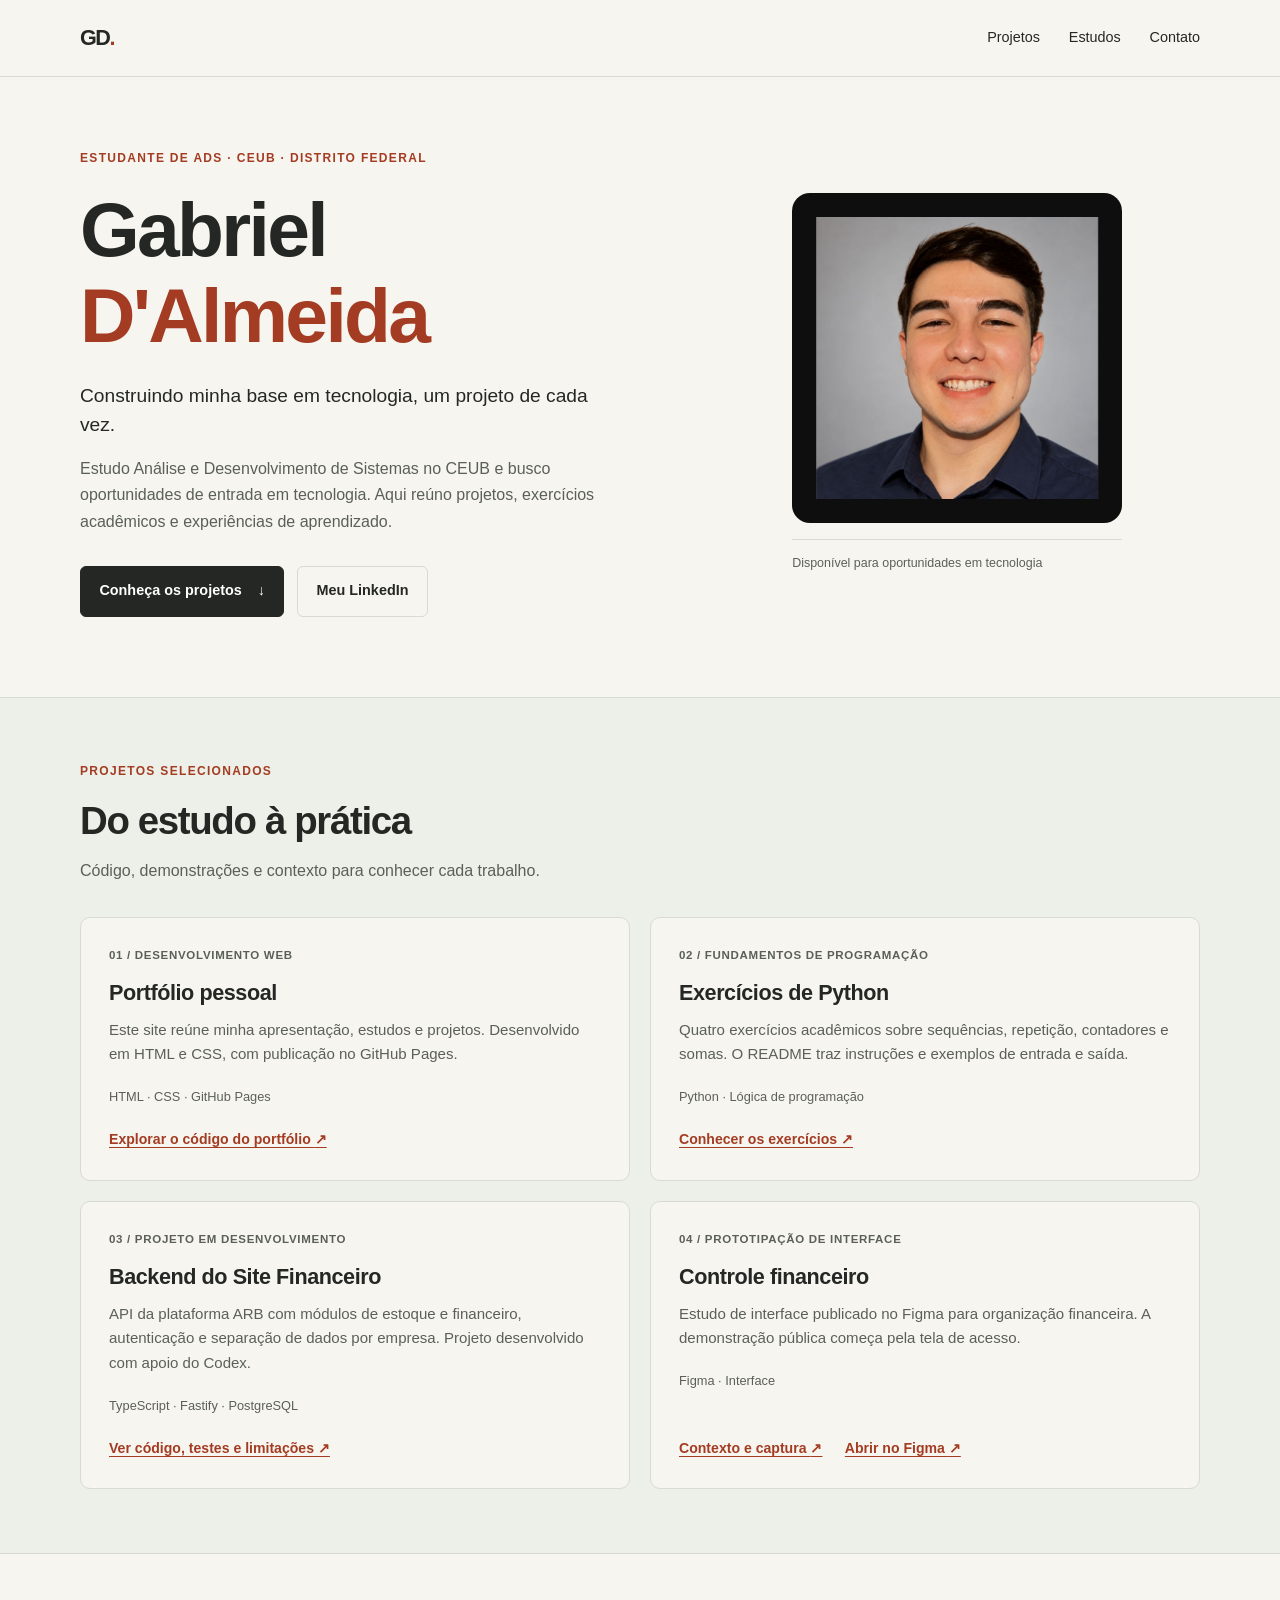
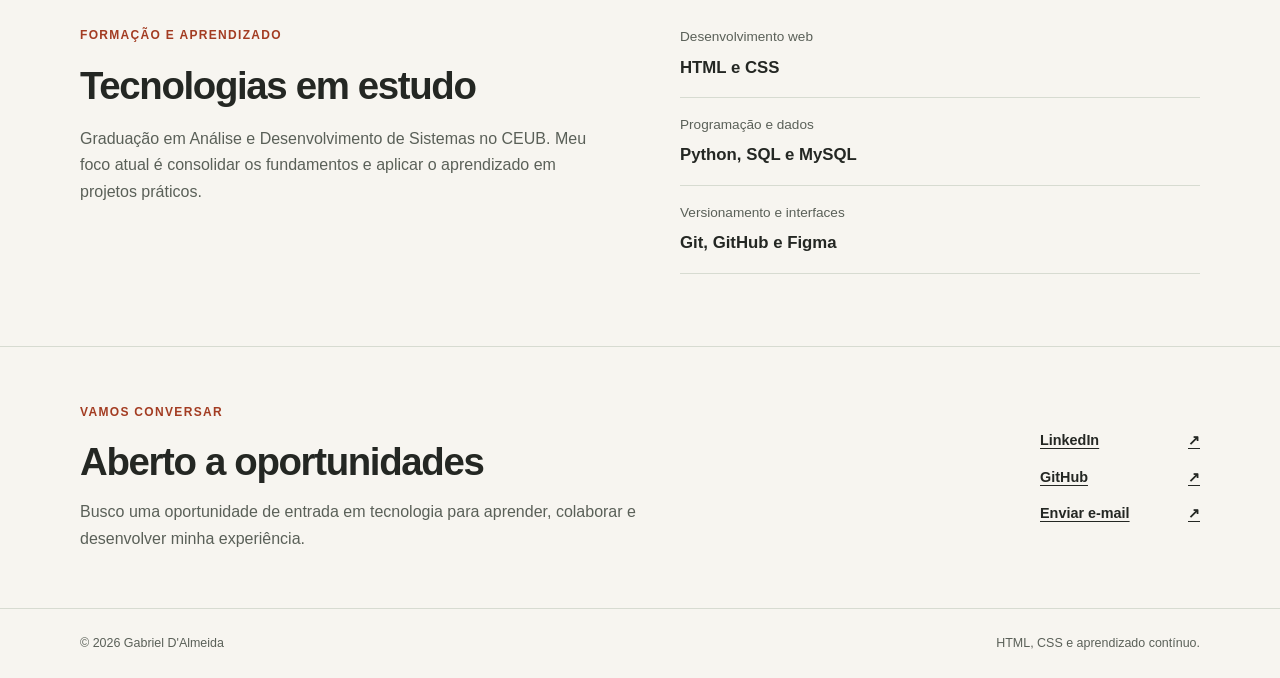
<file: index.html>
<!doctype html>
<html lang="pt-BR">
<head>
  <meta charset="utf-8">
  <meta name="viewport" content="width=device-width, initial-scale=1">
  <title>Gabriel D'Almeida | Estudante de ADS no CEUB</title>
  <meta name="description" content="Estudante de ADS no CEUB em busca de oportunidades de entrada em tecnologia. Conheça meus projetos, exercícios de Python e estudos de interfaces.">
  <link rel="canonical" href="https://gabrieldalmeida0.github.io/portfolio/">
  <meta property="og:type" content="website">
  <meta property="og:locale" content="pt_BR">
  <meta property="og:title" content="Gabriel D'Almeida | Portfólio">
  <meta property="og:description" content="Estudante de ADS no CEUB. Projetos, exercícios e aprendizado em tecnologia.">
  <meta property="og:url" content="https://gabrieldalmeida0.github.io/portfolio/">
  <meta property="og:image" content="https://gabrieldalmeida0.github.io/portfolio/assets/gabriel.jpg">
  <meta property="og:image:alt" content="Foto de Gabriel D'Almeida">
  <meta name="twitter:card" content="summary">
  <meta name="twitter:title" content="Gabriel D'Almeida | Portfólio">
  <meta name="twitter:description" content="Estudante de ADS no CEUB em busca de oportunidades de entrada em tecnologia.">
  <meta name="twitter:image" content="https://gabrieldalmeida0.github.io/portfolio/assets/gabriel.jpg">
  <meta name="twitter:image:alt" content="Foto de Gabriel D'Almeida">
  <meta name="theme-color" content="#f7f5f0">
  <link rel="icon" href="assets/favicon.svg" type="image/svg+xml">
  <link rel="stylesheet" href="assets/styles.css">
</head>
<body>
  <a class="skip-link" href="#conteudo">Pular para o conteúdo</a>
  <header class="site-header">
    <nav class="container navigation" aria-label="Navegação principal">
      <a class="brand" href="#sobre" aria-label="Gabriel D'Almeida, início">GD<span>.</span></a>
      <div class="nav-links"><a href="#projetos">Projetos</a><a href="#estudos">Estudos</a><a href="#contato">Contato</a></div>
    </nav>
  </header>
  <main id="conteudo">
    <section class="container hero" id="sobre" aria-labelledby="apresentacao">
      <div>
        <p class="eyebrow">Estudante de ADS · CEUB · Distrito Federal</p>
        <h1 id="apresentacao">Gabriel<br><span>D'Almeida</span></h1>
        <p class="intro">Construindo minha base em tecnologia, um projeto de cada vez.</p>
        <p class="hero-description">Estudo Análise e Desenvolvimento de Sistemas no CEUB e busco oportunidades de entrada em tecnologia. Aqui reúno projetos, exercícios acadêmicos e experiências de aprendizado.</p>
        <div class="actions"><a class="button primary" href="#projetos">Conheça os projetos <span aria-hidden="true">↓</span></a><a class="button secondary" href="https://www.linkedin.com/in/gabriel-d-almeida-02ba99199/">Meu LinkedIn</a></div>
      </div>
      <figure class="portrait"><img src="assets/gabriel.jpg" alt="Gabriel D'Almeida" width="400" height="400" fetchpriority="high"><figcaption>Disponível para oportunidades em tecnologia</figcaption></figure>
    </section>
    <section class="projects-section" id="projetos" aria-labelledby="titulo-projetos">
      <div class="container">
        <p class="eyebrow">Projetos selecionados</p>
        <h2 id="titulo-projetos">Do estudo à prática</h2>
        <p class="section-description">Código, demonstrações e contexto para conhecer cada trabalho.</p>
        <div class="projects-grid">
          <article class="project-card">
            <p class="project-kind">01 / Desenvolvimento web</p>
            <h3>Portfólio pessoal</h3>
            <p>Este site reúne minha apresentação, estudos e projetos. Desenvolvido em HTML e CSS, com publicação no GitHub Pages.</p>
            <p class="project-tech">HTML · CSS · GitHub Pages</p>
            <a class="project-link" href="https://github.com/gabrieldalmeida0/portfolio">Explorar o código do portfólio <span aria-hidden="true">↗</span></a>
          </article>
          <article class="project-card">
            <p class="project-kind">02 / Fundamentos de programação</p>
            <h3>Exercícios de Python</h3>
            <p>Quatro exercícios acadêmicos sobre sequências, repetição, contadores e somas. O README traz instruções e exemplos de entrada e saída.</p>
            <p class="project-tech">Python · Lógica de programação</p>
            <a class="project-link" href="https://github.com/gabrieldalmeida0/python-exercises">Conhecer os exercícios <span aria-hidden="true">↗</span></a>
          </article>
          <article class="project-card">
            <p class="project-kind">03 / Projeto em desenvolvimento</p>
            <h3>Backend do Site Financeiro</h3>
            <p>API da plataforma ARB com módulos de estoque e financeiro, autenticação e separação de dados por empresa. Projeto desenvolvido com apoio do Codex.</p>
            <p class="project-tech">TypeScript · Fastify · PostgreSQL</p>
            <a class="project-link" href="https://github.com/gabrieldalmeida0/arb-finance-backend">Ver código, testes e limitações <span aria-hidden="true">↗</span></a>
          </article>
          <article class="project-card">
            <p class="project-kind">04 / Prototipação de interface</p>
            <h3>Controle financeiro</h3>
            <p>Estudo de interface publicado no Figma para organização financeira. A demonstração pública começa pela tela de acesso.</p>
            <p class="project-tech">Figma · Interface</p>
            <div class="project-actions"><a class="project-link" href="https://github.com/gabrieldalmeida0/finance-tracker-ui">Contexto e captura <span aria-hidden="true">↗</span></a><a class="project-link" href="https://www.figma.com/community/file/1637986220810727551">Abrir no Figma <span aria-hidden="true">↗</span></a></div>
          </article>
        </div>
      </div>
    </section>
    <section class="container studies" id="estudos" aria-labelledby="titulo-estudos">
      <div><p class="eyebrow">Formação e aprendizado</p><h2 id="titulo-estudos">Tecnologias em estudo</h2><p>Graduação em Análise e Desenvolvimento de Sistemas no CEUB. Meu foco atual é consolidar os fundamentos e aplicar o aprendizado em projetos práticos.</p></div>
      <dl class="study-list"><div><dt>Desenvolvimento web</dt><dd>HTML e CSS</dd></div><div><dt>Programação e dados</dt><dd>Python, SQL e MySQL</dd></div><div><dt>Versionamento e interfaces</dt><dd>Git, GitHub e Figma</dd></div></dl>
    </section>
    <section class="contact-section" id="contato" aria-labelledby="titulo-contato">
      <div class="container contact"><div><p class="eyebrow">Vamos conversar</p><h2 id="titulo-contato">Aberto a oportunidades</h2><p>Busco uma oportunidade de entrada em tecnologia para aprender, colaborar e desenvolver minha experiência.</p></div><div class="contact-links"><a href="https://www.linkedin.com/in/gabriel-d-almeida-02ba99199/">LinkedIn <span aria-hidden="true">↗</span></a><a href="https://github.com/gabrieldalmeida0">GitHub <span aria-hidden="true">↗</span></a><a href="mailto:gabrieljoseveras@gmail.com">Enviar e-mail <span aria-hidden="true">↗</span></a></div></div>
    </section>
  </main>
  <footer class="container site-footer"><p>© 2026 Gabriel D'Almeida</p><p>HTML, CSS e aprendizado contínuo.</p></footer>
</body>
</html>
</file>
<file: assets/styles.css>
:root {
  color-scheme: light;
  --paper: #f7f5f0;
  --ink: #242723;
  --muted: #5a6058;
  --accent: #a33c22;
  --border: #d7dbd1;
  --panel: #edf0e8;
}
* { box-sizing: border-box; }
html { scroll-behavior: smooth; scroll-padding-top: 6rem; }
body { margin: 0; background: var(--paper); color: var(--ink); font-family: -apple-system, BlinkMacSystemFont, "Segoe UI", sans-serif; line-height: 1.65; }
a { color: inherit; text-underline-offset: .22em; }
a:hover { color: var(--accent); }
a:focus-visible { outline: 3px solid var(--accent); outline-offset: 5px; border-radius: 2px; }
h1, h2, h3, p, figure { margin: 0; }
h1, h2, h3 { line-height: 1.12; letter-spacing: -.035em; }
h1 { font-size: clamp(2.65rem, 6vw, 5.3rem); font-weight: 750; }
h1 span { color: var(--accent); }
h2 { font-size: clamp(1.8rem, 3vw, 2.6rem); font-weight: 650; }
h3 { font-size: 1.35rem; font-weight: 650; letter-spacing: -.02em; }
.container { width: min(1120px, calc(100% - 3rem)); margin-inline: auto; }
.skip-link { position: fixed; top: .5rem; left: .5rem; padding: .7rem 1rem; background: var(--ink); color: white; z-index: 10; transform: translateY(-200%); }
.skip-link:focus { transform: translateY(0); }
.site-header { position: sticky; top: 0; z-index: 5; background: var(--paper); border-bottom: 1px solid var(--border); }
.navigation { min-height: 76px; display: flex; justify-content: space-between; align-items: center; gap: 1rem; }
.brand { font-weight: 800; font-size: 1.35rem; text-decoration: none; letter-spacing: -.07em; }
.brand span { color: var(--accent); }
.nav-links { display: flex; gap: 1.8rem; font-size: .9rem; font-weight: 500; }
.nav-links a { padding-block: .65rem; text-decoration: none; }
.hero { display: grid; grid-template-columns: minmax(0, 1.55fr) minmax(0, 1fr); align-items: center; gap: 5rem; padding-block: 4.5rem 5rem; }
.eyebrow { color: var(--accent); font-size: .75rem; text-transform: uppercase; letter-spacing: .11em; font-weight: 700; margin-bottom: 1.1rem; }
.intro { font-size: 1.2rem; line-height: 1.5; margin-top: 1.5rem; max-width: 33rem; }
.hero-description { color: var(--muted); max-width: 35rem; margin-top: 1rem; }
.actions { display: flex; gap: .8rem; flex-wrap: wrap; margin-top: 1.9rem; }
.button { display: inline-flex; align-items: center; justify-content: center; gap: 1rem; border: 1px solid var(--ink); padding: .8rem 1.15rem; border-radius: 6px; font-size: .9rem; font-weight: 600; text-decoration: none; }
.primary { background: var(--ink); color: white; }
.primary:hover { background: var(--accent); border-color: var(--accent); color: white; }
.secondary { border-color: var(--border); }
.portrait img { width: 100%; max-width: 330px; height: auto; aspect-ratio: 1; object-fit: cover; border-radius: 18px; display: block; background: var(--panel); }
.portrait figcaption { max-width: 330px; font-size: .78rem; color: var(--muted); border-top: 1px solid var(--border); padding-top: .8rem; margin-top: 1rem; }
.projects-section { padding-block: 4rem; background: var(--panel); border-block: 1px solid var(--border); }
.section-description { color: var(--muted); margin-top: 1rem; }
.projects-grid { display: grid; grid-template-columns: repeat(2, minmax(0, 1fr)); gap: 1.25rem; margin-top: 2rem; }
.project-card { min-width: 0; padding: 1.75rem; background: var(--paper); border: 1px solid var(--border); border-radius: 10px; display: flex; flex-direction: column; align-items: flex-start; }
.project-kind { font-size: .72rem; font-weight: 650; color: var(--muted); text-transform: uppercase; letter-spacing: .06em; margin-bottom: 1rem; }
.project-card h3 + p { margin-top: .8rem; color: var(--muted); font-size: .94rem; }
.project-tech { margin-top: 1.2rem; margin-bottom: 1.3rem; color: var(--muted); font-size: .8rem; }
.project-link { color: var(--accent); font-size: .88rem; font-weight: 650; margin-top: auto; overflow-wrap: anywhere; }
.project-actions { display: flex; gap: .8rem 1.4rem; flex-wrap: wrap; margin-top: auto; }
.studies { padding-block: 4.5rem; display: grid; grid-template-columns: 1fr 1fr; gap: 5rem; }
.studies p:not(.eyebrow) { margin-top: 1.2rem; color: var(--muted); }
.study-list { margin: 0; }
.study-list div { border-bottom: 1px solid var(--border); padding-block: 1rem; }
.study-list div:first-child { padding-top: 0; }
.study-list dt { font-size: .85rem; color: var(--muted); }
.study-list dd { margin: .3rem 0 0; font-size: 1.05rem; font-weight: 600; }
.contact-section { border-block: 1px solid var(--border); }
.contact { padding-block: 3.5rem; display: flex; align-items: center; justify-content: space-between; gap: 3rem; }
.contact p:not(.eyebrow) { margin-top: 1rem; max-width: 38rem; color: var(--muted); }
.contact-links { display: grid; gap: .8rem; min-width: 10rem; }
.contact-links a { display: flex; justify-content: space-between; gap: 1rem; font-weight: 600; font-size: .9rem; }
.site-footer { padding-block: 1.5rem; display: flex; justify-content: space-between; gap: 1rem; flex-wrap: wrap; color: var(--muted); font-size: .78rem; }
@media (max-width: 760px) {
  .hero { gap: 2rem; grid-template-columns: minmax(0, 1fr); padding-block: 2.5rem 3rem; }
  .portrait { display: none; }
  .projects-grid { grid-template-columns: minmax(0, 1fr); }
  .studies { grid-template-columns: minmax(0, 1fr); gap: 2rem; padding-block: 3rem; }
  .contact { align-items: flex-start; flex-direction: column; gap: 1.5rem; }
  .contact-links { display: flex; flex-wrap: wrap; gap: 1.5rem; }
}
@media (max-width: 380px) {
  .container { width: calc(100% - 2rem); }
  .nav-links { gap: .9rem; font-size: .8rem; }
  .project-card { padding: 1.25rem; }
  .actions { flex-direction: column; align-items: stretch; }
}
@media (prefers-reduced-motion: reduce) { html { scroll-behavior: auto; } }
</file>
